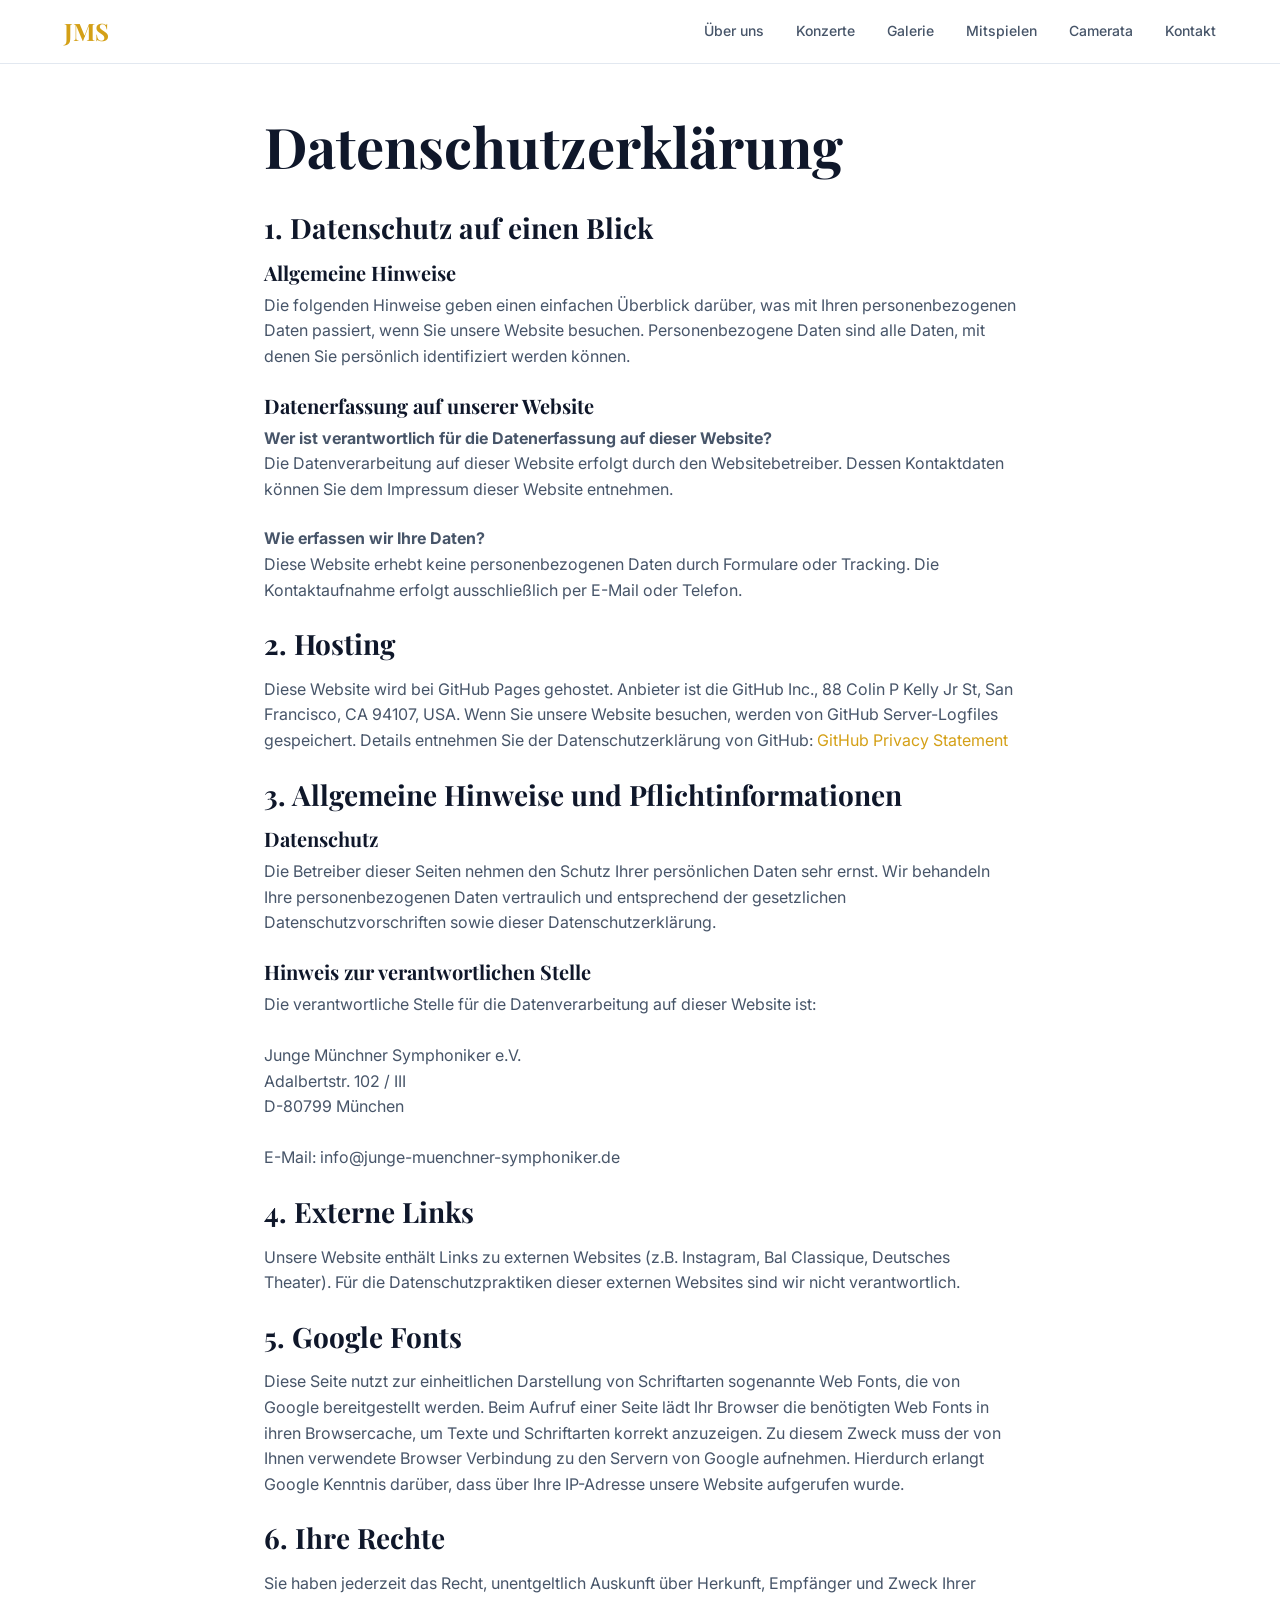
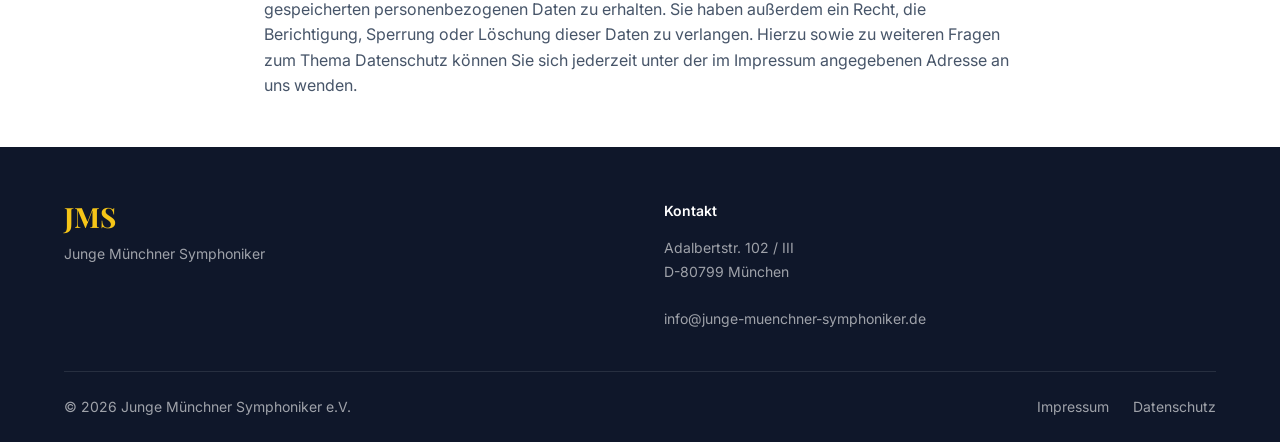
<file: datenschutz.html>
<!DOCTYPE html>
<html lang="de">
<head>
  <meta charset="UTF-8">
  <meta name="viewport" content="width=device-width, initial-scale=1.0">
  <title>Datenschutz - Junge Münchner Symphoniker</title>

  <link rel="preconnect" href="https://fonts.googleapis.com">
  <link rel="preconnect" href="https://fonts.gstatic.com" crossorigin>
  <link href="https://fonts.googleapis.com/css2?family=Inter:wght@400;500;600;700&family=Playfair+Display:wght@700&display=swap" rel="stylesheet">
  <link rel="stylesheet" href="css/style.css">
</head>
<body>
  <!-- Navigation -->
  <nav class="navbar">
    <div class="container navbar-inner">
      <a href="index.html" class="navbar-logo">JMS</a>
      <div class="navbar-menu">
        <a href="ueber-uns.html">Über uns</a>
        <a href="konzerte.html">Konzerte</a>
        <a href="galerie.html">Galerie</a>
        <a href="mitspielen.html">Mitspielen</a>
        <a href="camerata-muenchen.html">Camerata</a>
        <a href="kontakt.html">Kontakt</a>
      </div>
      <button class="navbar-toggle" id="menu-toggle" aria-label="Menü öffnen">
        <span></span><span></span><span></span>
      </button>
    </div>
  </nav>

  <div class="mobile-menu" id="mobile-menu">
    <a href="ueber-uns.html">Über uns</a>
    <a href="konzerte.html">Konzerte</a>
    <a href="galerie.html">Galerie</a>
    <a href="mitspielen.html">Mitspielen</a>
    <a href="camerata-muenchen.html">Camerata</a>
    <a href="kontakt.html">Kontakt</a>
  </div>

  <!-- Content -->
  <main class="pt-nav">
    <section class="section">
      <div class="container" style="max-width: 800px;">
        <h1 class="mb-4">Datenschutzerklärung</h1>

        <h3 class="mb-2">1. Datenschutz auf einen Blick</h3>

        <h4 class="mb-1">Allgemeine Hinweise</h4>
        <p class="text-muted mb-3">
          Die folgenden Hinweise geben einen einfachen Überblick darüber, was mit Ihren personenbezogenen Daten passiert, wenn Sie unsere Website besuchen. Personenbezogene Daten sind alle Daten, mit denen Sie persönlich identifiziert werden können.
        </p>

        <h4 class="mb-1">Datenerfassung auf unserer Website</h4>
        <p class="text-muted mb-3">
          <strong>Wer ist verantwortlich für die Datenerfassung auf dieser Website?</strong><br>
          Die Datenverarbeitung auf dieser Website erfolgt durch den Websitebetreiber. Dessen Kontaktdaten können Sie dem Impressum dieser Website entnehmen.
        </p>

        <p class="text-muted mb-3">
          <strong>Wie erfassen wir Ihre Daten?</strong><br>
          Diese Website erhebt keine personenbezogenen Daten durch Formulare oder Tracking. Die Kontaktaufnahme erfolgt ausschließlich per E-Mail oder Telefon.
        </p>

        <h3 class="mb-2">2. Hosting</h3>
        <p class="text-muted mb-3">
          Diese Website wird bei GitHub Pages gehostet. Anbieter ist die GitHub Inc., 88 Colin P Kelly Jr St, San Francisco, CA 94107, USA. Wenn Sie unsere Website besuchen, werden von GitHub Server-Logfiles gespeichert. Details entnehmen Sie der Datenschutzerklärung von GitHub: <a href="https://docs.github.com/en/site-policy/privacy-policies/github-privacy-statement" target="_blank" rel="noopener noreferrer" style="color: var(--jms-gold);">GitHub Privacy Statement</a>
        </p>

        <h3 class="mb-2">3. Allgemeine Hinweise und Pflichtinformationen</h3>

        <h4 class="mb-1">Datenschutz</h4>
        <p class="text-muted mb-3">
          Die Betreiber dieser Seiten nehmen den Schutz Ihrer persönlichen Daten sehr ernst. Wir behandeln Ihre personenbezogenen Daten vertraulich und entsprechend der gesetzlichen Datenschutzvorschriften sowie dieser Datenschutzerklärung.
        </p>

        <h4 class="mb-1">Hinweis zur verantwortlichen Stelle</h4>
        <p class="text-muted mb-3">
          Die verantwortliche Stelle für die Datenverarbeitung auf dieser Website ist:<br><br>
          Junge Münchner Symphoniker e.V.<br>
          Adalbertstr. 102 / III<br>
          D-80799 München<br><br>
          E-Mail: info@junge-muenchner-symphoniker.de
        </p>

        <h3 class="mb-2">4. Externe Links</h3>
        <p class="text-muted mb-3">
          Unsere Website enthält Links zu externen Websites (z.B. Instagram, Bal Classique, Deutsches Theater). Für die Datenschutzpraktiken dieser externen Websites sind wir nicht verantwortlich.
        </p>

        <h3 class="mb-2">5. Google Fonts</h3>
        <p class="text-muted mb-3">
          Diese Seite nutzt zur einheitlichen Darstellung von Schriftarten sogenannte Web Fonts, die von Google bereitgestellt werden. Beim Aufruf einer Seite lädt Ihr Browser die benötigten Web Fonts in ihren Browsercache, um Texte und Schriftarten korrekt anzuzeigen. Zu diesem Zweck muss der von Ihnen verwendete Browser Verbindung zu den Servern von Google aufnehmen. Hierdurch erlangt Google Kenntnis darüber, dass über Ihre IP-Adresse unsere Website aufgerufen wurde.
        </p>

        <h3 class="mb-2">6. Ihre Rechte</h3>
        <p class="text-muted">
          Sie haben jederzeit das Recht, unentgeltlich Auskunft über Herkunft, Empfänger und Zweck Ihrer gespeicherten personenbezogenen Daten zu erhalten. Sie haben außerdem ein Recht, die Berichtigung, Sperrung oder Löschung dieser Daten zu verlangen. Hierzu sowie zu weiteren Fragen zum Thema Datenschutz können Sie sich jederzeit unter der im Impressum angegebenen Adresse an uns wenden.
        </p>
      </div>
    </section>
  </main>

  <!-- Footer -->
  <footer class="footer">
    <div class="container">
      <div class="footer-grid">
        <div>
          <div class="footer-brand">JMS</div>
          <p>Junge Münchner Symphoniker</p>
        </div>
        <div>
          <h3>Kontakt</h3>
          <address>
            Adalbertstr. 102 / III<br>D-80799 München<br><br>
            <a href="mailto:info@junge-muenchner-symphoniker.de">info@junge-muenchner-symphoniker.de</a>
          </address>
        </div>
      </div>
      <div class="footer-bottom">
        <p>© 2026 Junge Münchner Symphoniker e.V.</p>
        <div class="footer-legal">
          <a href="impressum.html">Impressum</a>
          <a href="datenschutz.html">Datenschutz</a>
        </div>
      </div>
    </div>
  </footer>

  <script src="js/main.js"></script>
</body>
</html>
</file>
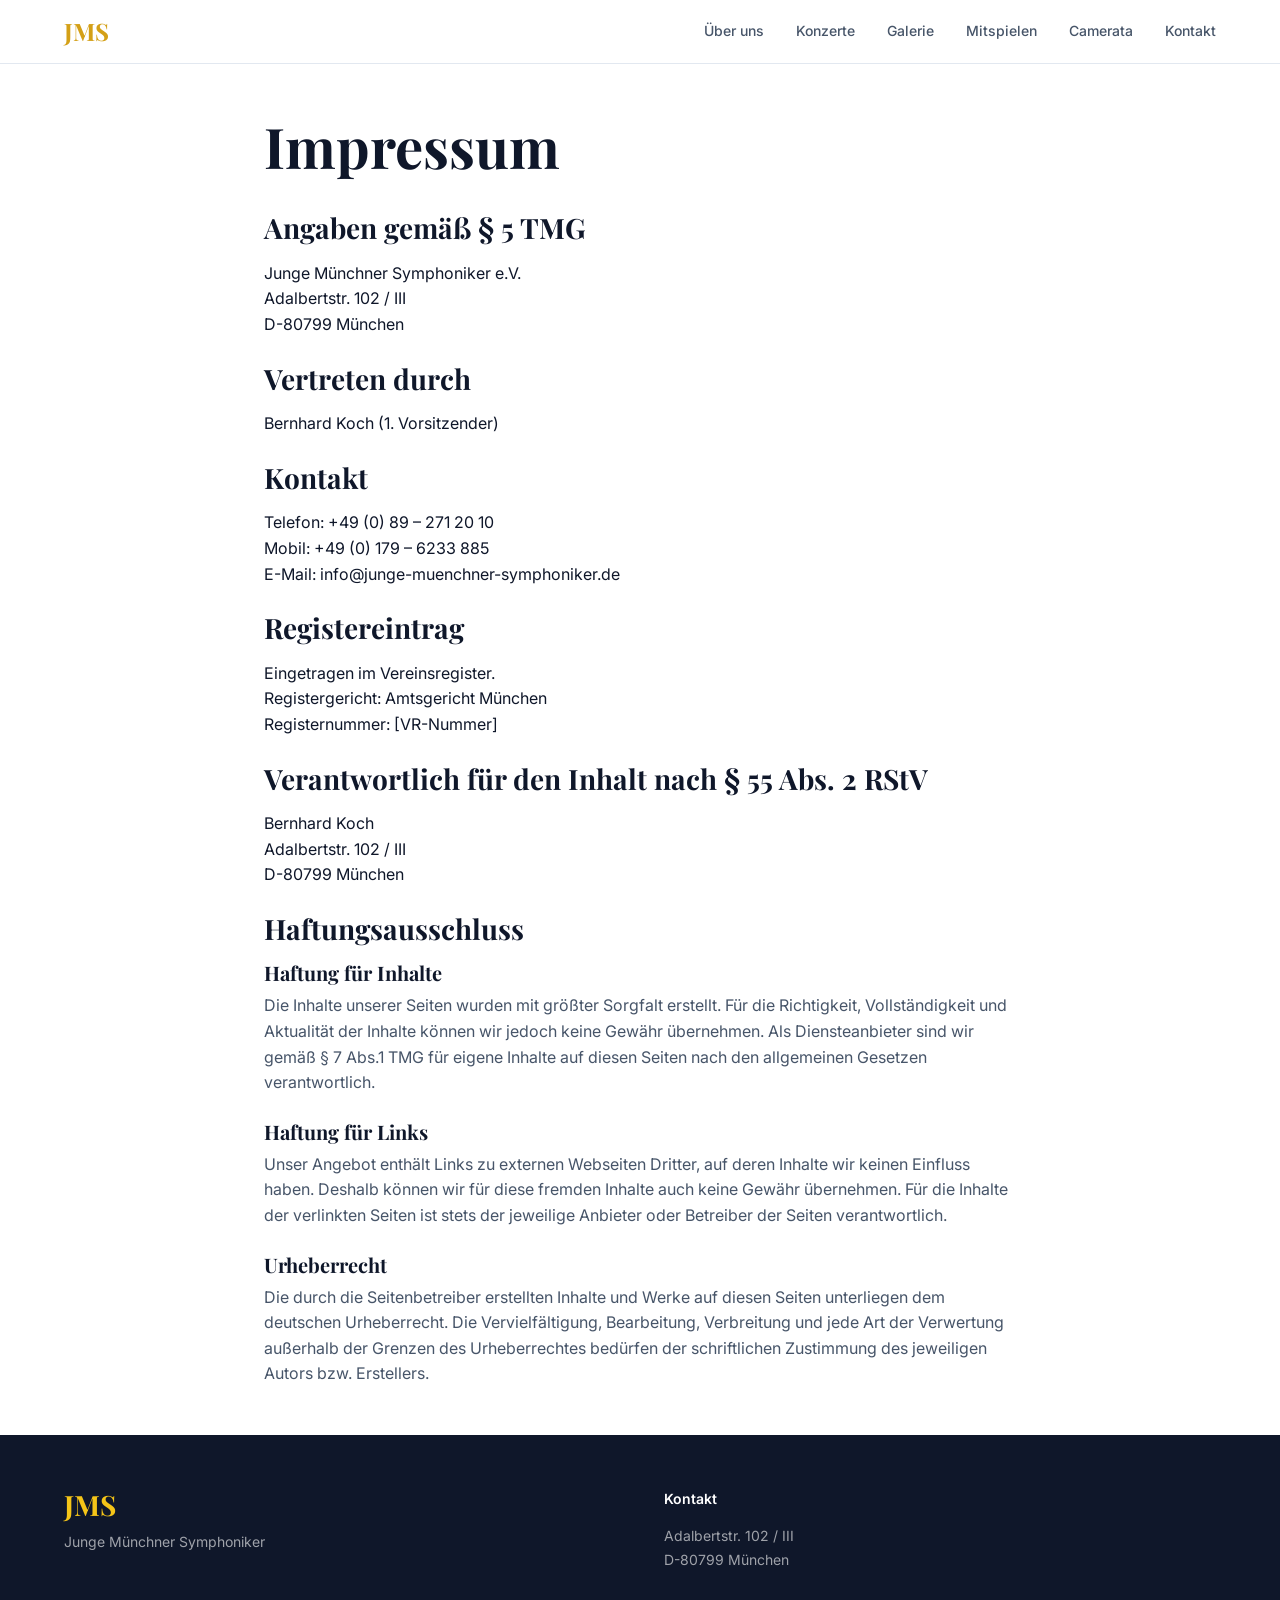
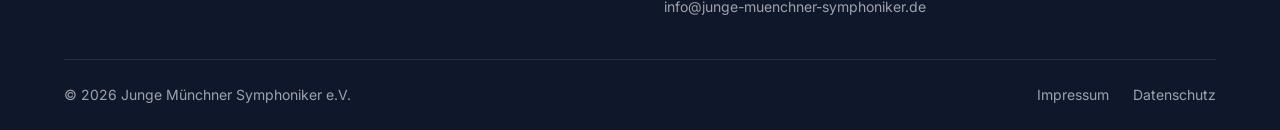
<file: impressum.html>
<!DOCTYPE html>
<html lang="de">
<head>
  <meta charset="UTF-8">
  <meta name="viewport" content="width=device-width, initial-scale=1.0">
  <title>Impressum - Junge Münchner Symphoniker</title>

  <link rel="preconnect" href="https://fonts.googleapis.com">
  <link rel="preconnect" href="https://fonts.gstatic.com" crossorigin>
  <link href="https://fonts.googleapis.com/css2?family=Inter:wght@400;500;600;700&family=Playfair+Display:wght@700&display=swap" rel="stylesheet">
  <link rel="stylesheet" href="css/style.css">
</head>
<body>
  <!-- Navigation -->
  <nav class="navbar">
    <div class="container navbar-inner">
      <a href="index.html" class="navbar-logo">JMS</a>
      <div class="navbar-menu">
        <a href="ueber-uns.html">Über uns</a>
        <a href="konzerte.html">Konzerte</a>
        <a href="galerie.html">Galerie</a>
        <a href="mitspielen.html">Mitspielen</a>
        <a href="camerata-muenchen.html">Camerata</a>
        <a href="kontakt.html">Kontakt</a>
      </div>
      <button class="navbar-toggle" id="menu-toggle" aria-label="Menü öffnen">
        <span></span><span></span><span></span>
      </button>
    </div>
  </nav>

  <div class="mobile-menu" id="mobile-menu">
    <a href="ueber-uns.html">Über uns</a>
    <a href="konzerte.html">Konzerte</a>
    <a href="galerie.html">Galerie</a>
    <a href="mitspielen.html">Mitspielen</a>
    <a href="camerata-muenchen.html">Camerata</a>
    <a href="kontakt.html">Kontakt</a>
  </div>

  <!-- Content -->
  <main class="pt-nav">
    <section class="section">
      <div class="container" style="max-width: 800px;">
        <h1 class="mb-4">Impressum</h1>

        <h3 class="mb-2">Angaben gemäß § 5 TMG</h3>
        <p class="mb-3">
          Junge Münchner Symphoniker e.V.<br>
          Adalbertstr. 102 / III<br>
          D-80799 München
        </p>

        <h3 class="mb-2">Vertreten durch</h3>
        <p class="mb-3">
          Bernhard Koch (1. Vorsitzender)
        </p>

        <h3 class="mb-2">Kontakt</h3>
        <p class="mb-3">
          Telefon: +49 (0) 89 – 271 20 10<br>
          Mobil: +49 (0) 179 – 6233 885<br>
          E-Mail: info@junge-muenchner-symphoniker.de
        </p>

        <h3 class="mb-2">Registereintrag</h3>
        <p class="mb-3">
          Eingetragen im Vereinsregister.<br>
          Registergericht: Amtsgericht München<br>
          Registernummer: [VR-Nummer]
        </p>

        <h3 class="mb-2">Verantwortlich für den Inhalt nach § 55 Abs. 2 RStV</h3>
        <p class="mb-3">
          Bernhard Koch<br>
          Adalbertstr. 102 / III<br>
          D-80799 München
        </p>

        <h3 class="mb-2">Haftungsausschluss</h3>

        <h4 class="mb-1">Haftung für Inhalte</h4>
        <p class="text-muted mb-3">
          Die Inhalte unserer Seiten wurden mit größter Sorgfalt erstellt. Für die Richtigkeit, Vollständigkeit und Aktualität der Inhalte können wir jedoch keine Gewähr übernehmen. Als Diensteanbieter sind wir gemäß § 7 Abs.1 TMG für eigene Inhalte auf diesen Seiten nach den allgemeinen Gesetzen verantwortlich.
        </p>

        <h4 class="mb-1">Haftung für Links</h4>
        <p class="text-muted mb-3">
          Unser Angebot enthält Links zu externen Webseiten Dritter, auf deren Inhalte wir keinen Einfluss haben. Deshalb können wir für diese fremden Inhalte auch keine Gewähr übernehmen. Für die Inhalte der verlinkten Seiten ist stets der jeweilige Anbieter oder Betreiber der Seiten verantwortlich.
        </p>

        <h4 class="mb-1">Urheberrecht</h4>
        <p class="text-muted">
          Die durch die Seitenbetreiber erstellten Inhalte und Werke auf diesen Seiten unterliegen dem deutschen Urheberrecht. Die Vervielfältigung, Bearbeitung, Verbreitung und jede Art der Verwertung außerhalb der Grenzen des Urheberrechtes bedürfen der schriftlichen Zustimmung des jeweiligen Autors bzw. Erstellers.
        </p>
      </div>
    </section>
  </main>

  <!-- Footer -->
  <footer class="footer">
    <div class="container">
      <div class="footer-grid">
        <div>
          <div class="footer-brand">JMS</div>
          <p>Junge Münchner Symphoniker</p>
        </div>
        <div>
          <h3>Kontakt</h3>
          <address>
            Adalbertstr. 102 / III<br>D-80799 München<br><br>
            <a href="mailto:info@junge-muenchner-symphoniker.de">info@junge-muenchner-symphoniker.de</a>
          </address>
        </div>
      </div>
      <div class="footer-bottom">
        <p>© 2026 Junge Münchner Symphoniker e.V.</p>
        <div class="footer-legal">
          <a href="impressum.html">Impressum</a>
          <a href="datenschutz.html">Datenschutz</a>
        </div>
      </div>
    </div>
  </footer>

  <script src="js/main.js"></script>
</body>
</html>
</file>
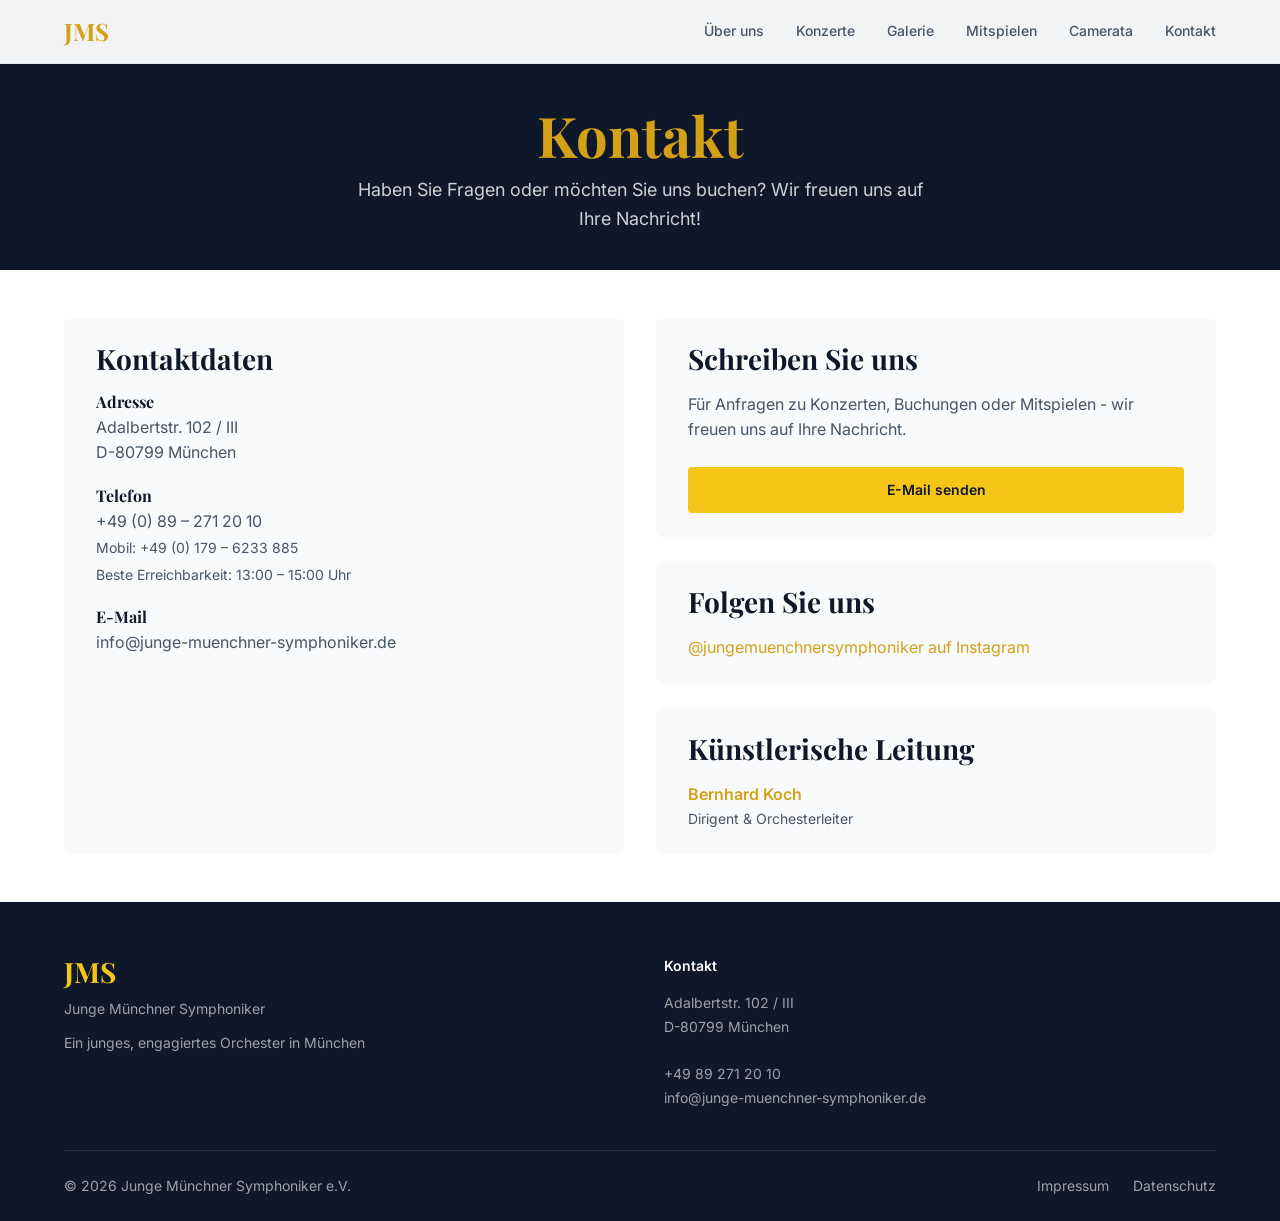
<file: kontakt.html>
<!DOCTYPE html>
<html lang="de">
<head>
  <meta charset="UTF-8">
  <meta name="viewport" content="width=device-width, initial-scale=1.0">
  <title>Kontakt - Junge Münchner Symphoniker</title>
  <meta name="description" content="Kontaktieren Sie die Jungen Münchner Symphoniker. Adresse, Telefon und E-Mail.">

  <link rel="preconnect" href="https://fonts.googleapis.com">
  <link rel="preconnect" href="https://fonts.gstatic.com" crossorigin>
  <link href="https://fonts.googleapis.com/css2?family=Inter:wght@400;500;600;700&family=Playfair+Display:wght@700&display=swap" rel="stylesheet">
  <link rel="stylesheet" href="css/style.css">
</head>
<body>
  <!-- Navigation -->
  <nav class="navbar">
    <div class="container navbar-inner">
      <a href="index.html" class="navbar-logo">JMS</a>
      <div class="navbar-menu">
        <a href="ueber-uns.html">Über uns</a>
        <a href="konzerte.html">Konzerte</a>
        <a href="galerie.html">Galerie</a>
        <a href="mitspielen.html">Mitspielen</a>
        <a href="camerata-muenchen.html">Camerata</a>
        <a href="kontakt.html">Kontakt</a>
      </div>
      <button class="navbar-toggle" id="menu-toggle" aria-label="Menü öffnen">
        <span></span><span></span><span></span>
      </button>
    </div>
  </nav>

  <div class="mobile-menu" id="mobile-menu">
    <a href="ueber-uns.html">Über uns</a>
    <a href="konzerte.html">Konzerte</a>
    <a href="galerie.html">Galerie</a>
    <a href="mitspielen.html">Mitspielen</a>
    <a href="camerata-muenchen.html">Camerata</a>
    <a href="kontakt.html">Kontakt</a>
  </div>

  <!-- Page Header -->
  <header class="page-header" style="min-height: 30vh;">
    <div class="hero-bg">
      <div class="hero-overlay" style="background: var(--bg-dark);"></div>
    </div>
    <div class="page-header-content">
      <h1><span class="text-accent">Kontakt</span></h1>
      <p>Haben Sie Fragen oder möchten Sie uns buchen? Wir freuen uns auf Ihre Nachricht!</p>
    </div>
  </header>

  <!-- Contact Info -->
  <section class="section">
    <div class="container">
      <div class="grid grid-2" style="gap: 2rem;">
        <!-- Contact Details -->
        <div class="contact-card">
          <h3 class="mb-3">Kontaktdaten</h3>

          <div class="contact-item">
            <h4>Adresse</h4>
            <p>Adalbertstr. 102 / III<br>D-80799 München</p>
          </div>

          <div class="contact-item">
            <h4>Telefon</h4>
            <p>
              <a href="tel:+498927120010">+49 (0) 89 – 271 20 10</a><br>
              <span style="font-size: 0.875rem;">Mobil: <a href="tel:+491796233885">+49 (0) 179 – 6233 885</a></span>
            </p>
            <p style="font-size: 0.875rem; margin-top: 0.25rem;">Beste Erreichbarkeit: 13:00 – 15:00 Uhr</p>
          </div>

          <div class="contact-item">
            <h4>E-Mail</h4>
            <p><a href="mailto:info@junge-muenchner-symphoniker.de">info@junge-muenchner-symphoniker.de</a></p>
          </div>
        </div>

        <!-- Email Button & More -->
        <div>
          <div class="contact-card mb-3">
            <h3 class="mb-2">Schreiben Sie uns</h3>
            <p class="text-muted mb-3">Für Anfragen zu Konzerten, Buchungen oder Mitspielen - wir freuen uns auf Ihre Nachricht.</p>
            <a href="mailto:info@junge-muenchner-symphoniker.de?subject=Anfrage" class="btn btn-primary" style="width: 100%; text-align: center;">E-Mail senden</a>
          </div>

          <div class="contact-card mb-3">
            <h3 class="mb-2">Folgen Sie uns</h3>
            <p><a href="https://instagram.com/jungemuenchnersymphoniker" target="_blank" rel="noopener noreferrer" style="color: var(--jms-gold);">@jungemuenchnersymphoniker auf Instagram</a></p>
          </div>

          <div class="contact-card">
            <h3 class="mb-1">Künstlerische Leitung</h3>
            <p style="color: var(--jms-gold); font-weight: 600;">Bernhard Koch</p>
            <p class="text-muted" style="font-size: 0.875rem;">Dirigent & Orchesterleiter</p>
          </div>
        </div>
      </div>
    </div>
  </section>

  <!-- Footer -->
  <footer class="footer">
    <div class="container">
      <div class="footer-grid">
        <div>
          <div class="footer-brand">JMS</div>
          <p>Junge Münchner Symphoniker</p>
          <p style="margin-top: 0.75rem;">Ein junges, engagiertes Orchester in München</p>
        </div>
        <div>
          <h3>Kontakt</h3>
          <address>
            Adalbertstr. 102 / III<br>D-80799 München<br><br>
            <a href="tel:+498927120010">+49 89 271 20 10</a><br>
            <a href="mailto:info@junge-muenchner-symphoniker.de">info@junge-muenchner-symphoniker.de</a>
          </address>
        </div>
      </div>
      <div class="footer-bottom">
        <p>© 2026 Junge Münchner Symphoniker e.V.</p>
        <div class="footer-legal">
          <a href="impressum.html">Impressum</a>
          <a href="datenschutz.html">Datenschutz</a>
        </div>
      </div>
    </div>
  </footer>

  <script src="js/main.js"></script>
</body>
</html>
</file>
<file: css/style.css>
/* JMS Orchestra - Main Stylesheet */

/* ========================================
   CSS Variables
   ======================================== */
:root {
  /* Colors */
  --jms-yellow: #F5C518;
  --jms-gold: #D4A017;
  --text-dark: #0f172a;
  --text-muted: #475569;
  --text-light: #64748b;
  --bg-white: #ffffff;
  --bg-light: #f8fafc;
  --bg-dark: #0f172a;
  --border-light: #e2e8f0;

  /* Fonts */
  --font-heading: 'Playfair Display', Georgia, serif;
  --font-body: 'Inter', system-ui, -apple-system, sans-serif;

  /* Spacing */
  --container-max: 1200px;
  --section-padding: 3rem;
  --section-padding-mobile: 2rem;
}

/* ========================================
   Reset & Base Styles
   ======================================== */
*, *::before, *::after {
  box-sizing: border-box;
  margin: 0;
  padding: 0;
}

html {
  scroll-behavior: smooth;
}

body {
  font-family: var(--font-body);
  font-size: 16px;
  line-height: 1.6;
  color: var(--text-dark);
  background-color: var(--bg-white);
}

img {
  max-width: 100%;
  height: auto;
  display: block;
}

a {
  color: inherit;
  text-decoration: none;
}

ul, ol {
  list-style: none;
}

::selection {
  background: var(--jms-yellow);
  color: var(--text-dark);
}

/* ========================================
   Typography
   ======================================== */
h1, h2, h3, h4, h5, h6 {
  font-family: var(--font-heading);
  font-weight: 700;
  line-height: 1.2;
  color: var(--text-dark);
}

h1 { font-size: 2.5rem; }
h2 { font-size: 2rem; }
h3 { font-size: 1.5rem; }
h4 { font-size: 1.25rem; }

@media (min-width: 768px) {
  h1 { font-size: 3.5rem; }
  h2 { font-size: 2.5rem; }
  h3 { font-size: 1.75rem; }
}

.text-accent {
  color: var(--jms-gold);
}

.text-muted {
  color: var(--text-muted);
}

/* ========================================
   Layout
   ======================================== */
.container {
  width: 100%;
  max-width: var(--container-max);
  margin: 0 auto;
  padding: 0 1rem;
}

@media (min-width: 640px) {
  .container {
    padding: 0 1.5rem;
  }
}

.section {
  padding: var(--section-padding-mobile) 0;
}

@media (min-width: 768px) {
  .section {
    padding: var(--section-padding) 0;
  }
}

.section-light {
  background-color: var(--bg-light);
}

.section-dark {
  background-color: var(--bg-dark);
  color: #ffffff;
}

.section-yellow {
  background-color: var(--jms-yellow);
}

/* ========================================
   Navigation
   ======================================== */
.navbar {
  position: fixed;
  top: 0;
  left: 0;
  right: 0;
  z-index: 100;
  background-color: rgba(255, 255, 255, 0.95);
  backdrop-filter: blur(8px);
  border-bottom: 1px solid var(--border-light);
  height: 64px;
}

.navbar-inner {
  display: flex;
  align-items: center;
  justify-content: space-between;
  height: 100%;
}

.navbar-logo {
  font-family: var(--font-heading);
  font-size: 1.5rem;
  font-weight: 700;
  color: var(--jms-gold);
}

.navbar-menu {
  display: none;
  gap: 2rem;
}

@media (min-width: 768px) {
  .navbar-menu {
    display: flex;
  }
}

.navbar-menu a {
  font-size: 0.875rem;
  font-weight: 500;
  color: var(--text-muted);
  transition: color 0.2s;
}

.navbar-menu a:hover {
  color: var(--jms-gold);
}

.navbar-toggle {
  display: flex;
  flex-direction: column;
  gap: 5px;
  background: none;
  border: none;
  cursor: pointer;
  padding: 0.5rem;
}

@media (min-width: 768px) {
  .navbar-toggle {
    display: none;
  }
}

.navbar-toggle span {
  display: block;
  width: 24px;
  height: 2px;
  background-color: var(--text-dark);
  transition: transform 0.2s;
}

/* Mobile Menu */
.mobile-menu {
  display: none;
  position: fixed;
  top: 64px;
  left: 0;
  right: 0;
  background-color: var(--bg-white);
  border-bottom: 1px solid var(--border-light);
  padding: 1rem;
}

.mobile-menu.active {
  display: block;
}

.mobile-menu a {
  display: block;
  padding: 0.75rem 0;
  font-weight: 500;
  color: var(--text-dark);
  border-bottom: 1px solid var(--border-light);
}

.mobile-menu a:last-child {
  border-bottom: none;
}

/* ========================================
   Hero Section
   ======================================== */
.hero {
  position: relative;
  min-height: 80vh;
  display: flex;
  align-items: center;
  padding-top: 64px; /* Account for fixed navbar */
}

.hero-bg {
  position: absolute;
  inset: 0;
  z-index: 0;
}

.hero-bg img {
  width: 100%;
  height: 100%;
  object-fit: cover;
}

.hero-overlay {
  position: absolute;
  inset: 0;
  background: linear-gradient(to right, rgba(15, 23, 42, 0.85), rgba(15, 23, 42, 0.5));
}

.hero-content {
  position: relative;
  z-index: 10;
  color: #ffffff;
  max-width: 600px;
}

.hero-content h1 {
  color: #ffffff;
  margin-bottom: 1rem;
}

.hero-content p {
  font-size: 1.125rem;
  opacity: 0.9;
  margin-bottom: 1.5rem;
}

/* ========================================
   Buttons
   ======================================== */
.btn {
  display: inline-block;
  padding: 0.75rem 1.5rem;
  font-size: 0.875rem;
  font-weight: 600;
  text-align: center;
  border-radius: 4px;
  transition: all 0.2s;
  cursor: pointer;
  border: none;
}

.btn-primary {
  background-color: var(--jms-yellow);
  color: var(--text-dark);
}

.btn-primary:hover {
  background-color: var(--jms-gold);
}

.btn-outline {
  background-color: transparent;
  color: #ffffff;
  border: 2px solid #ffffff;
}

.btn-outline:hover {
  background-color: #ffffff;
  color: var(--text-dark);
}

.btn-dark {
  background-color: var(--bg-dark);
  color: #ffffff;
}

.btn-dark:hover {
  background-color: #1e293b;
}

.btn-group {
  display: flex;
  flex-wrap: wrap;
  gap: 0.75rem;
}

/* ========================================
   Cards
   ======================================== */
.card {
  background-color: var(--bg-white);
  border-radius: 8px;
  overflow: hidden;
  box-shadow: 0 1px 3px rgba(0, 0, 0, 0.1);
}

.card-img {
  position: relative;
  aspect-ratio: 16/10;
  overflow: hidden;
}

.card-img img {
  width: 100%;
  height: 100%;
  object-fit: cover;
}

.card-body {
  padding: 1.5rem;
}

.card-tag {
  display: inline-block;
  padding: 0.25rem 0.75rem;
  background-color: rgba(245, 197, 24, 0.1);
  color: var(--jms-gold);
  font-size: 0.75rem;
  font-weight: 600;
  border-radius: 4px;
  margin-bottom: 0.75rem;
}

.card-link {
  display: block;
  color: inherit;
  transition: transform 0.2s, box-shadow 0.2s;
}

.card-link:hover {
  transform: translateY(-2px);
  box-shadow: 0 4px 12px rgba(0, 0, 0, 0.1);
}

.flyer-img {
  width: 100%;
  border-radius: 8px;
  box-shadow: 0 4px 16px rgba(0, 0, 0, 0.15);
}

.archive-grid {
  display: grid;
  grid-template-columns: repeat(3, 1fr);
  gap: 0.75rem;
}

@media (min-width: 768px) {
  .archive-grid {
    grid-template-columns: repeat(6, 1fr);
  }
}

.archive-item {
  cursor: pointer;
  border-radius: 6px;
  overflow: hidden;
  background-color: var(--bg-white);
  box-shadow: 0 1px 3px rgba(0, 0, 0, 0.1);
  transition: transform 0.2s, box-shadow 0.2s;
}

.archive-item:hover {
  transform: translateY(-3px);
  box-shadow: 0 8px 20px rgba(0, 0, 0, 0.15);
}

.archive-item img {
  width: 100%;
  display: block;
}

.concert-covers {
  display: grid;
  grid-template-columns: repeat(2, 1fr);
  gap: 1.25rem;
}

@media (min-width: 768px) {
  .concert-covers {
    grid-template-columns: repeat(4, 1fr);
  }
}

.concert-cover {
  position: relative;
  aspect-ratio: 4/5;
  border-radius: 8px;
  overflow: hidden;
  cursor: pointer;
  background: var(--bg-light);
  box-shadow: 0 1px 3px rgba(0,0,0,0.1);
  transition: transform 0.2s, box-shadow 0.2s;
  border: none;
  padding: 0;
  width: 100%;
  text-align: left;
  font-family: inherit;
}

.concert-cover:hover {
  transform: translateY(-2px);
  box-shadow: 0 6px 16px rgba(0,0,0,0.15);
}

.concert-cover.active {
  outline: 3px solid var(--jms-gold);
  outline-offset: 2px;
}

.concert-cover img {
  width: 100%;
  height: 100%;
  object-fit: cover;
  transition: transform 0.3s;
}

.concert-cover:hover img {
  transform: scale(1.05);
}

.concert-cover-placeholder {
  width: 100%;
  height: 100%;
  display: flex;
  align-items: center;
  justify-content: center;
  background: linear-gradient(135deg, var(--bg-light) 0%, var(--border-light) 100%);
  color: var(--text-light);
  font-size: 0.875rem;
}

.concert-cover-title {
  position: absolute;
  bottom: 0;
  left: 0;
  right: 0;
  padding: 1rem;
  background: linear-gradient(to top, rgba(0,0,0,0.85), rgba(0,0,0,0));
  color: #ffffff;
}

.concert-cover-title h3 {
  color: #ffffff;
  font-size: 1.125rem;
  margin-bottom: 0.125rem;
}

.concert-cover-title p {
  font-size: 0.75rem;
  opacity: 0.9;
  color: #ffffff;
}

.concert-gallery {
  display: none;
  margin-top: 2.5rem;
}

.concert-gallery.active {
  display: block;
}

.concert-gallery-header {
  margin-bottom: 1.5rem;
  text-align: center;
}

.concert-gallery-empty {
  text-align: center;
  padding: 3rem 1.5rem;
  background: var(--bg-light);
  border-radius: 8px;
  color: var(--text-muted);
}

.schedule-table-wrapper {
  overflow-x: auto;
  border-radius: 8px;
  background: var(--bg-white);
  box-shadow: 0 1px 3px rgba(0, 0, 0, 0.08);
}

.schedule-table {
  width: 100%;
  border-collapse: collapse;
  font-size: 0.9375rem;
}

.schedule-table thead {
  background-color: var(--text-dark);
}

.schedule-table th {
  padding: 0.85rem 1rem;
  text-align: left;
  color: #ffffff;
  font-family: var(--font-body);
  font-weight: 600;
  font-size: 0.75rem;
  text-transform: uppercase;
  letter-spacing: 0.08em;
}

.schedule-table td {
  padding: 0.75rem 1rem;
  border-bottom: 1px solid var(--border-light);
  color: var(--text-muted);
  vertical-align: top;
}

.schedule-table tbody tr:last-child td {
  border-bottom: none;
}

.schedule-table tbody tr:hover {
  background-color: var(--bg-light);
}

.schedule-table .schedule-date {
  white-space: nowrap;
  font-weight: 600;
  color: var(--text-dark);
}

.schedule-table tr.schedule-concert {
  background-color: rgba(245, 197, 24, 0.12);
}

.schedule-table tr.schedule-concert:hover {
  background-color: rgba(245, 197, 24, 0.2);
}

.schedule-table tr.schedule-concert td {
  color: var(--text-dark);
  font-weight: 600;
}

.schedule-table tr.schedule-weekend td {
  background-color: rgba(15, 23, 42, 0.03);
  font-style: italic;
}

.ordnung-list {
  display: flex;
  flex-direction: column;
  gap: 1.25rem;
  max-width: 850px;
  margin: 0 auto;
}

/* ========================================
   Grid Layouts
   ======================================== */
.grid {
  display: grid;
  gap: 1.5rem;
}

.grid-2 {
  grid-template-columns: 1fr;
}

.grid-3 {
  grid-template-columns: 1fr;
}

.grid-4 {
  grid-template-columns: repeat(2, 1fr);
}

@media (min-width: 768px) {
  .grid-2 {
    grid-template-columns: repeat(2, 1fr);
  }

  .grid-3 {
    grid-template-columns: repeat(2, 1fr);
  }

  .grid-4 {
    grid-template-columns: repeat(4, 1fr);
  }
}

@media (min-width: 1024px) {
  .grid-3 {
    grid-template-columns: repeat(3, 1fr);
  }
}

/* ========================================
   Flex Layouts
   ======================================== */
.flex {
  display: flex;
}

.flex-col {
  flex-direction: column;
}

.flex-wrap {
  flex-wrap: wrap;
}

.items-center {
  align-items: center;
}

.justify-between {
  justify-content: space-between;
}

.justify-center {
  justify-content: center;
}

.gap-1 { gap: 0.5rem; }
.gap-2 { gap: 1rem; }
.gap-3 { gap: 1.5rem; }
.gap-4 { gap: 2rem; }

/* ========================================
   Two Column Layout
   ======================================== */
.two-col {
  display: flex;
  flex-direction: column;
  gap: 2rem;
}

@media (min-width: 768px) {
  .two-col {
    flex-direction: row;
    align-items: center;
  }

  .two-col > * {
    flex: 1;
  }
}

/* ========================================
   Stats
   ======================================== */
.stats {
  display: grid;
  grid-template-columns: repeat(2, 1fr);
  gap: 1rem;
}

@media (min-width: 768px) {
  .stats {
    grid-template-columns: repeat(3, 1fr);
  }
}

.stat-item {
  text-align: center;
  padding: 1.5rem;
  background-color: var(--bg-light);
  border-radius: 8px;
}

.stat-value {
  font-size: 2rem;
  font-weight: 700;
  color: var(--jms-gold);
  margin-bottom: 0.25rem;
}

.stat-label {
  font-size: 0.875rem;
  color: var(--text-muted);
}

/* ========================================
   Testimonials
   ======================================== */
.testimonial {
  background-color: var(--bg-white);
  padding: 1.5rem;
  border-radius: 8px;
  box-shadow: 0 1px 3px rgba(0, 0, 0, 0.1);
}

.testimonial-quote {
  font-style: italic;
  color: var(--text-muted);
  margin-bottom: 1rem;
  line-height: 1.7;
}

.testimonial-author {
  font-weight: 600;
  color: var(--text-dark);
  font-size: 0.875rem;
}

.testimonial-event {
  color: var(--text-light);
  font-size: 0.875rem;
}

/* ========================================
   Tags / Pills
   ======================================== */
.tag {
  display: inline-block;
  padding: 0.5rem 1rem;
  font-size: 0.875rem;
  font-weight: 500;
  border-radius: 9999px;
}

.tag-primary {
  background-color: rgba(245, 197, 24, 0.2);
  color: var(--jms-gold);
}

.tag-muted {
  background-color: var(--bg-light);
  color: var(--text-muted);
}

.tag-list {
  display: flex;
  flex-wrap: wrap;
  gap: 0.5rem;
}

/* ========================================
   Gallery
   ======================================== */
.gallery-grid {
  display: grid;
  grid-template-columns: repeat(2, 1fr);
  gap: 1rem;
}

@media (min-width: 768px) {
  .gallery-grid {
    grid-template-columns: repeat(3, 1fr);
  }
}

.gallery-item {
  position: relative;
  aspect-ratio: 1;
  border-radius: 8px;
  overflow: hidden;
  cursor: pointer;
  background-color: var(--bg-light);
}

.gallery-item img {
  width: 100%;
  height: 100%;
  object-fit: cover;
  transition: transform 0.3s;
}

.gallery-item:hover img {
  transform: scale(1.05);
}

.gallery-placeholder {
  display: flex;
  align-items: center;
  justify-content: center;
  width: 100%;
  height: 100%;
  color: var(--text-light);
  font-size: 0.875rem;
}

/* Lightbox */
.lightbox {
  display: none;
  position: fixed;
  inset: 0;
  z-index: 200;
  background-color: rgba(0, 0, 0, 0.9);
  align-items: center;
  justify-content: center;
  padding: 1rem;
}

.lightbox.active {
  display: flex;
}

.lightbox img {
  max-width: 100%;
  max-height: 90vh;
  object-fit: contain;
}

.lightbox-close {
  position: absolute;
  top: 1rem;
  right: 1rem;
  background: none;
  border: none;
  color: #ffffff;
  font-size: 2rem;
  cursor: pointer;
  width: 48px;
  height: 48px;
  display: flex;
  align-items: center;
  justify-content: center;
}

.lightbox-close:hover {
  color: var(--jms-yellow);
}

/* ========================================
   Forms
   ======================================== */
.form-group {
  margin-bottom: 1.25rem;
}

.form-label {
  display: block;
  font-size: 0.875rem;
  font-weight: 500;
  color: var(--text-dark);
  margin-bottom: 0.5rem;
}

.form-input,
.form-select,
.form-textarea {
  width: 100%;
  padding: 0.75rem 1rem;
  font-size: 1rem;
  font-family: inherit;
  color: var(--text-dark);
  background-color: var(--bg-white);
  border: 1px solid var(--border-light);
  border-radius: 4px;
  transition: border-color 0.2s;
}

.form-input:focus,
.form-select:focus,
.form-textarea:focus {
  outline: none;
  border-color: var(--jms-gold);
}

.form-textarea {
  resize: vertical;
  min-height: 120px;
}

/* ========================================
   Contact Info
   ======================================== */
.contact-card {
  background-color: var(--bg-light);
  padding: 1.5rem 2rem;
  border-radius: 8px;
}

.contact-card h3 {
  margin-bottom: 1rem;
}

.contact-item {
  margin-bottom: 1.25rem;
}

.contact-item:last-child {
  margin-bottom: 0;
}

.contact-item h4 {
  font-size: 1rem;
  margin-bottom: 0.25rem;
}

.contact-item p {
  color: var(--text-muted);
}

.contact-item a {
  color: var(--text-muted);
  transition: color 0.2s;
}

.contact-item a:hover {
  color: var(--jms-gold);
}

/* ========================================
   Footer
   ======================================== */
.footer {
  background-color: var(--bg-dark);
  color: #ffffff;
  padding: 3.5rem 0 1.5rem;
}

.footer-grid {
  display: grid;
  grid-template-columns: 1fr;
  gap: 2.5rem;
  margin-bottom: 2.5rem;
  align-items: start;
}

@media (min-width: 768px) {
  .footer-grid {
    grid-template-columns: 1fr 1fr;
    gap: 3rem;
  }
}

.footer-brand {
  font-family: var(--font-heading);
  font-size: 1.75rem;
  font-weight: 700;
  color: var(--jms-yellow);
  line-height: 1;
  margin-bottom: 0.75rem;
}

.footer-grid > div > p {
  color: rgba(255, 255, 255, 0.6);
  font-size: 0.875rem;
  line-height: 1.6;
  margin: 0;
}

.footer-grid > div > p + p {
  margin-top: 0.5rem;
}

.footer h3 {
  color: #ffffff;
  font-size: 0.875rem;
  font-family: var(--font-body);
  font-weight: 600;
  margin-bottom: 1rem;
}

.footer ul li {
  margin-bottom: 0.5rem;
}

.footer a {
  color: rgba(255, 255, 255, 0.6);
  font-size: 0.875rem;
  transition: color 0.2s;
}

.footer a:hover {
  color: var(--jms-yellow);
}

.footer address {
  font-style: normal;
  color: rgba(255, 255, 255, 0.6);
  font-size: 0.875rem;
  line-height: 1.7;
}

.footer-bottom {
  padding-top: 1.5rem;
  border-top: 1px solid rgba(255, 255, 255, 0.1);
  display: flex;
  flex-direction: column;
  gap: 1rem;
  font-size: 0.875rem;
  color: rgba(255, 255, 255, 0.6);
}

@media (min-width: 640px) {
  .footer-bottom {
    flex-direction: row;
    justify-content: space-between;
  }
}

.footer-legal {
  display: flex;
  gap: 1.5rem;
}

/* ========================================
   Utility Classes
   ======================================== */
.text-center { text-align: center; }
.text-left { text-align: left; }
.text-right { text-align: right; }

.mb-1 { margin-bottom: 0.5rem; }
.mb-2 { margin-bottom: 1rem; }
.mb-3 { margin-bottom: 1.5rem; }
.mb-4 { margin-bottom: 2rem; }

.mt-1 { margin-top: 0.5rem; }
.mt-2 { margin-top: 1rem; }
.mt-3 { margin-top: 1.5rem; }
.mt-4 { margin-top: 2rem; }

.pt-nav { padding-top: 64px; }

.hidden { display: none; }

@media (max-width: 767px) {
  .md-hidden { display: none; }
}

/* ========================================
   Page Header (for subpages)
   ======================================== */
.page-header {
  position: relative;
  min-height: 40vh;
  display: flex;
  align-items: center;
  justify-content: center;
  text-align: center;
  padding-top: 64px;
}

.page-header .hero-bg {
  position: absolute;
  inset: 0;
}

.page-header .hero-overlay {
  background: linear-gradient(to bottom, rgba(15, 23, 42, 0.7), rgba(15, 23, 42, 0.9));
}

.page-header-content {
  position: relative;
  z-index: 10;
  color: #ffffff;
  padding: 0 1rem;
}

.page-header-content h1 {
  color: #ffffff;
  margin-bottom: 0.5rem;
}

.page-header-content p {
  font-size: 1.125rem;
  opacity: 0.8;
  max-width: 600px;
  margin: 0 auto;
}
</file>
